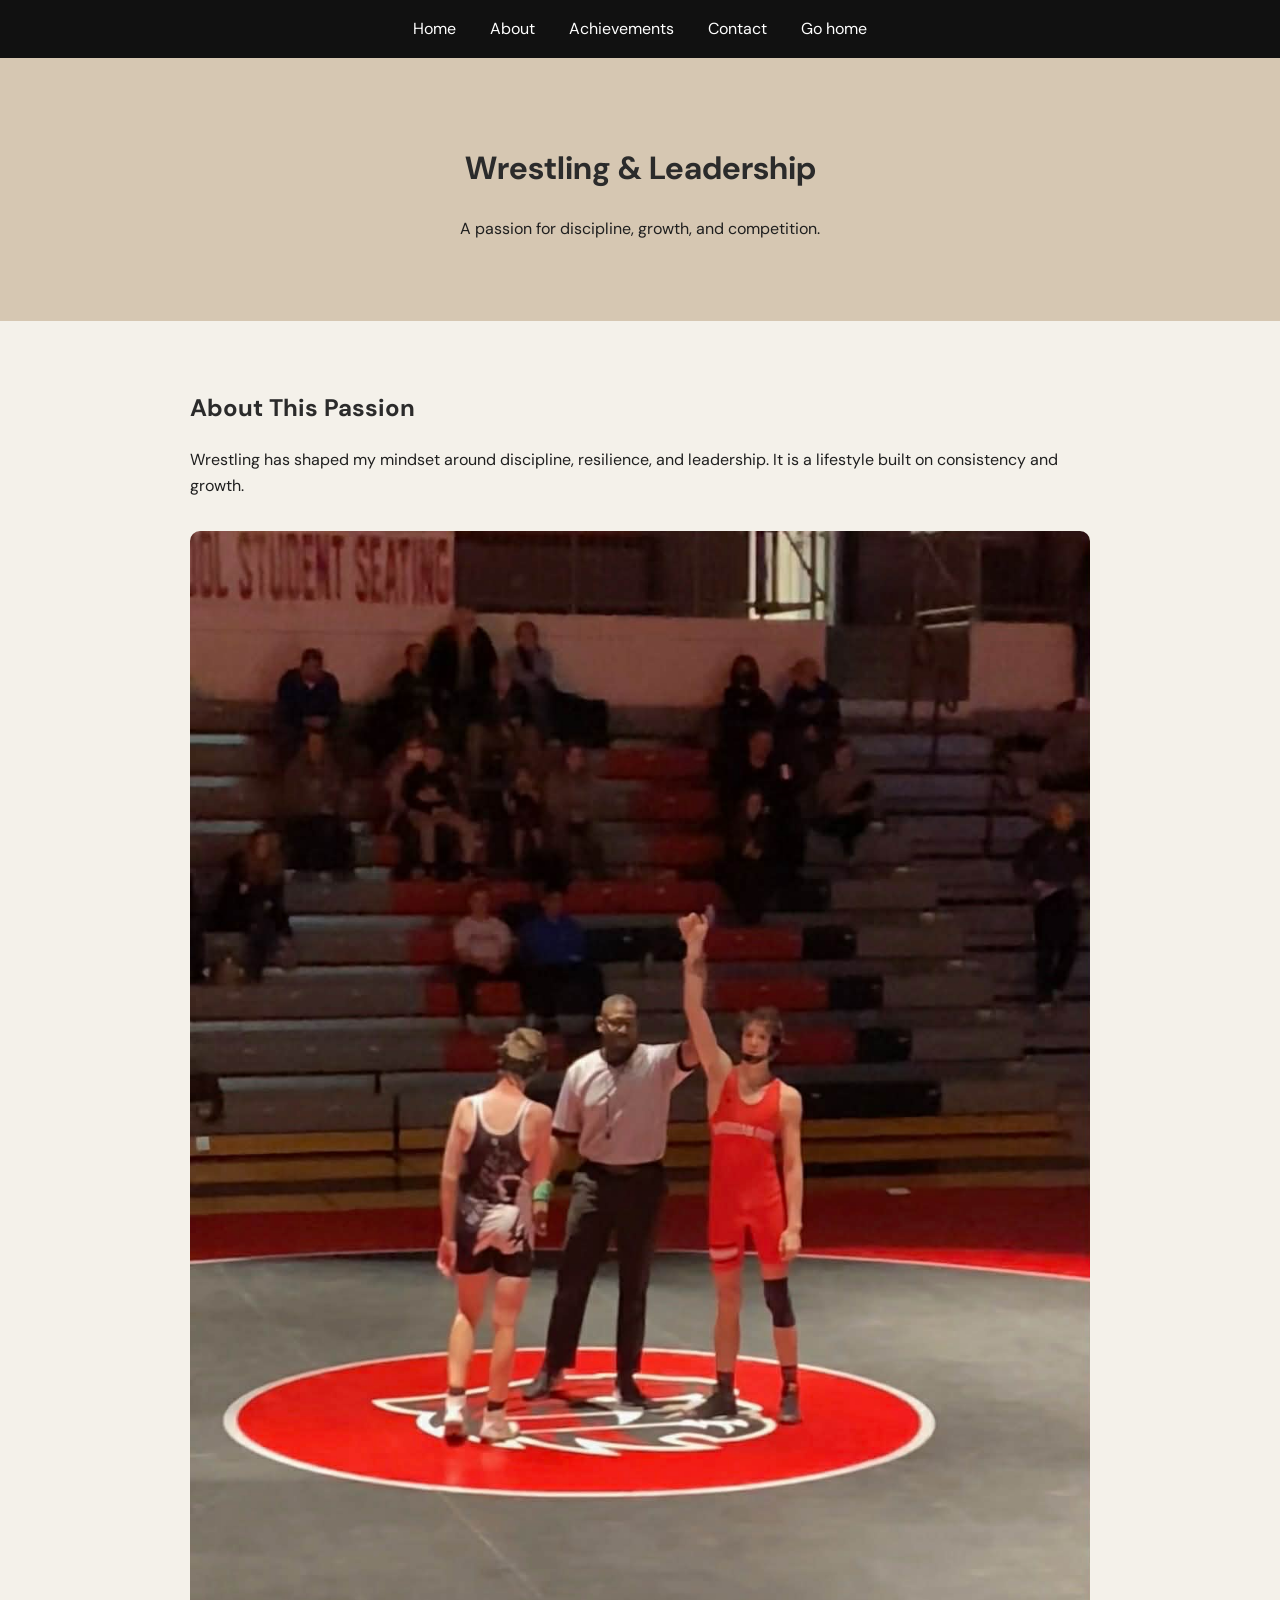
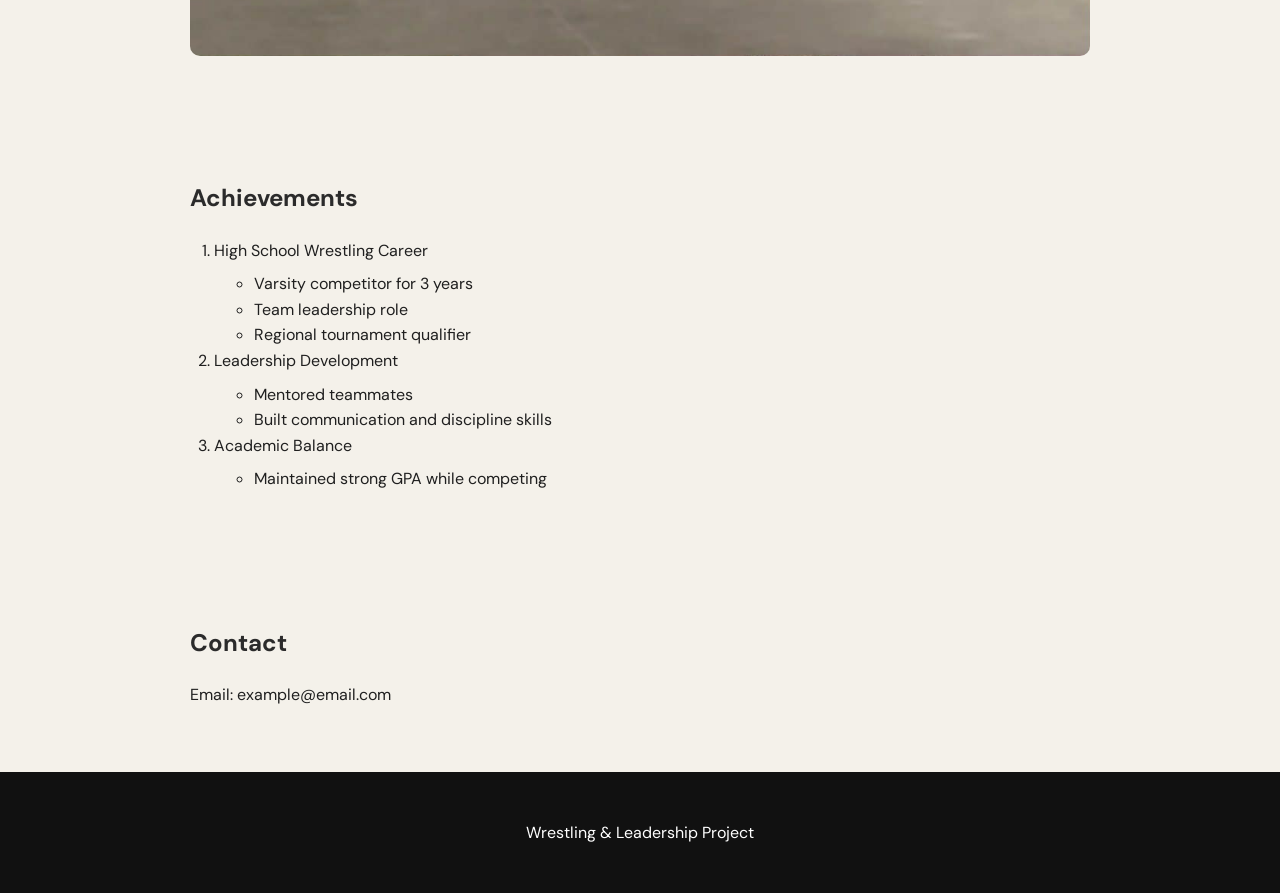
<file: index.html>
<!DOCTYPE html> 
<html lang="en">
<head>
  <meta charset="UTF-8" />
  <meta name="viewport" content="width=device-width, initial-scale=1.0"/>
  <title>Wrestling & Leadership</title>

  <link rel="stylesheet" href="styles.css">
  <link href="https://fonts.googleapis.com/css2?family=DM+Sans:wght@300;400;600&display=swap" rel="stylesheet">
</head>

<body>

<nav>
  <a href="#home">Home</a>
  <a href="#about">About</a>
  <a href="#achievements">Achievements</a>
  <a href="#contact">Contact</a>
  <a href="startbootstrap-resume-gh-pages/index.html">Go home</a>
</nav>

<header id="home">
  <h1>Wrestling & Leadership</h1>
  <p>A passion for discipline, growth, and competition.</p>
</header>

<section id="about">
  <h2>About This Passion</h2>
  <p>
    Wrestling has shaped my mindset around discipline, resilience, and leadership.
    It is a lifestyle built on consistency and growth.
  </p>

  <img 
    src="Wrestling.jpg"
    alt="Wrestling practice"
  />
</section>

<section id="achievements">
  <h2>Achievements</h2>

  <ol>
    <li>High School Wrestling Career
      <ul>
        <li>Varsity competitor for 3 years</li>
        <li>Team leadership role</li>
        <li>Regional tournament qualifier</li>
      </ul>
    </li>

    <li>Leadership Development
      <ul>
        <li>Mentored teammates</li>
        <li>Built communication and discipline skills</li>
      </ul>
    </li>

    <li>Academic Balance
      <ul>
        <li>Maintained strong GPA while competing</li>
      </ul>
    </li>
  </ol>
</section>

<section id="contact">
  <h2>Contact</h2>
  <p>Email: example@email.com</p>
</section>

<footer>
  <p>Wrestling & Leadership Project</p>
</footer>

</body>
</html>
</file>
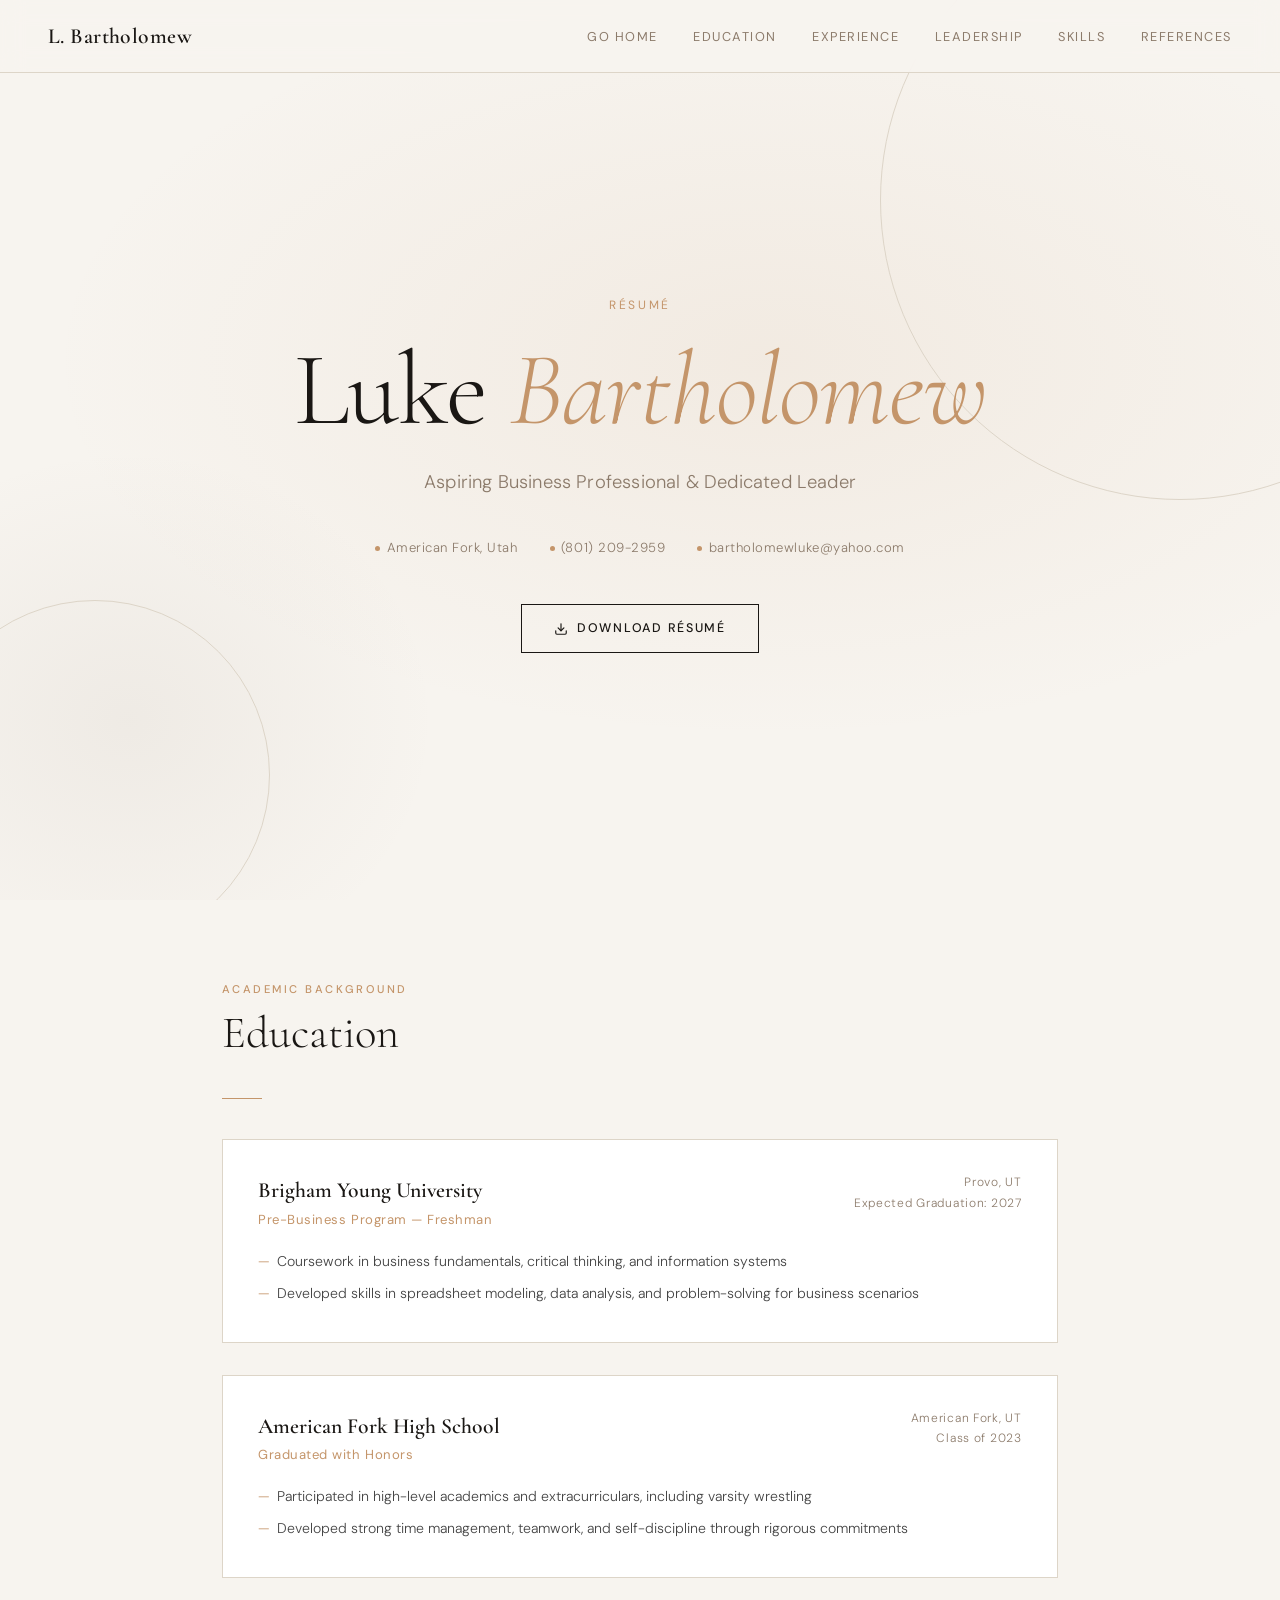
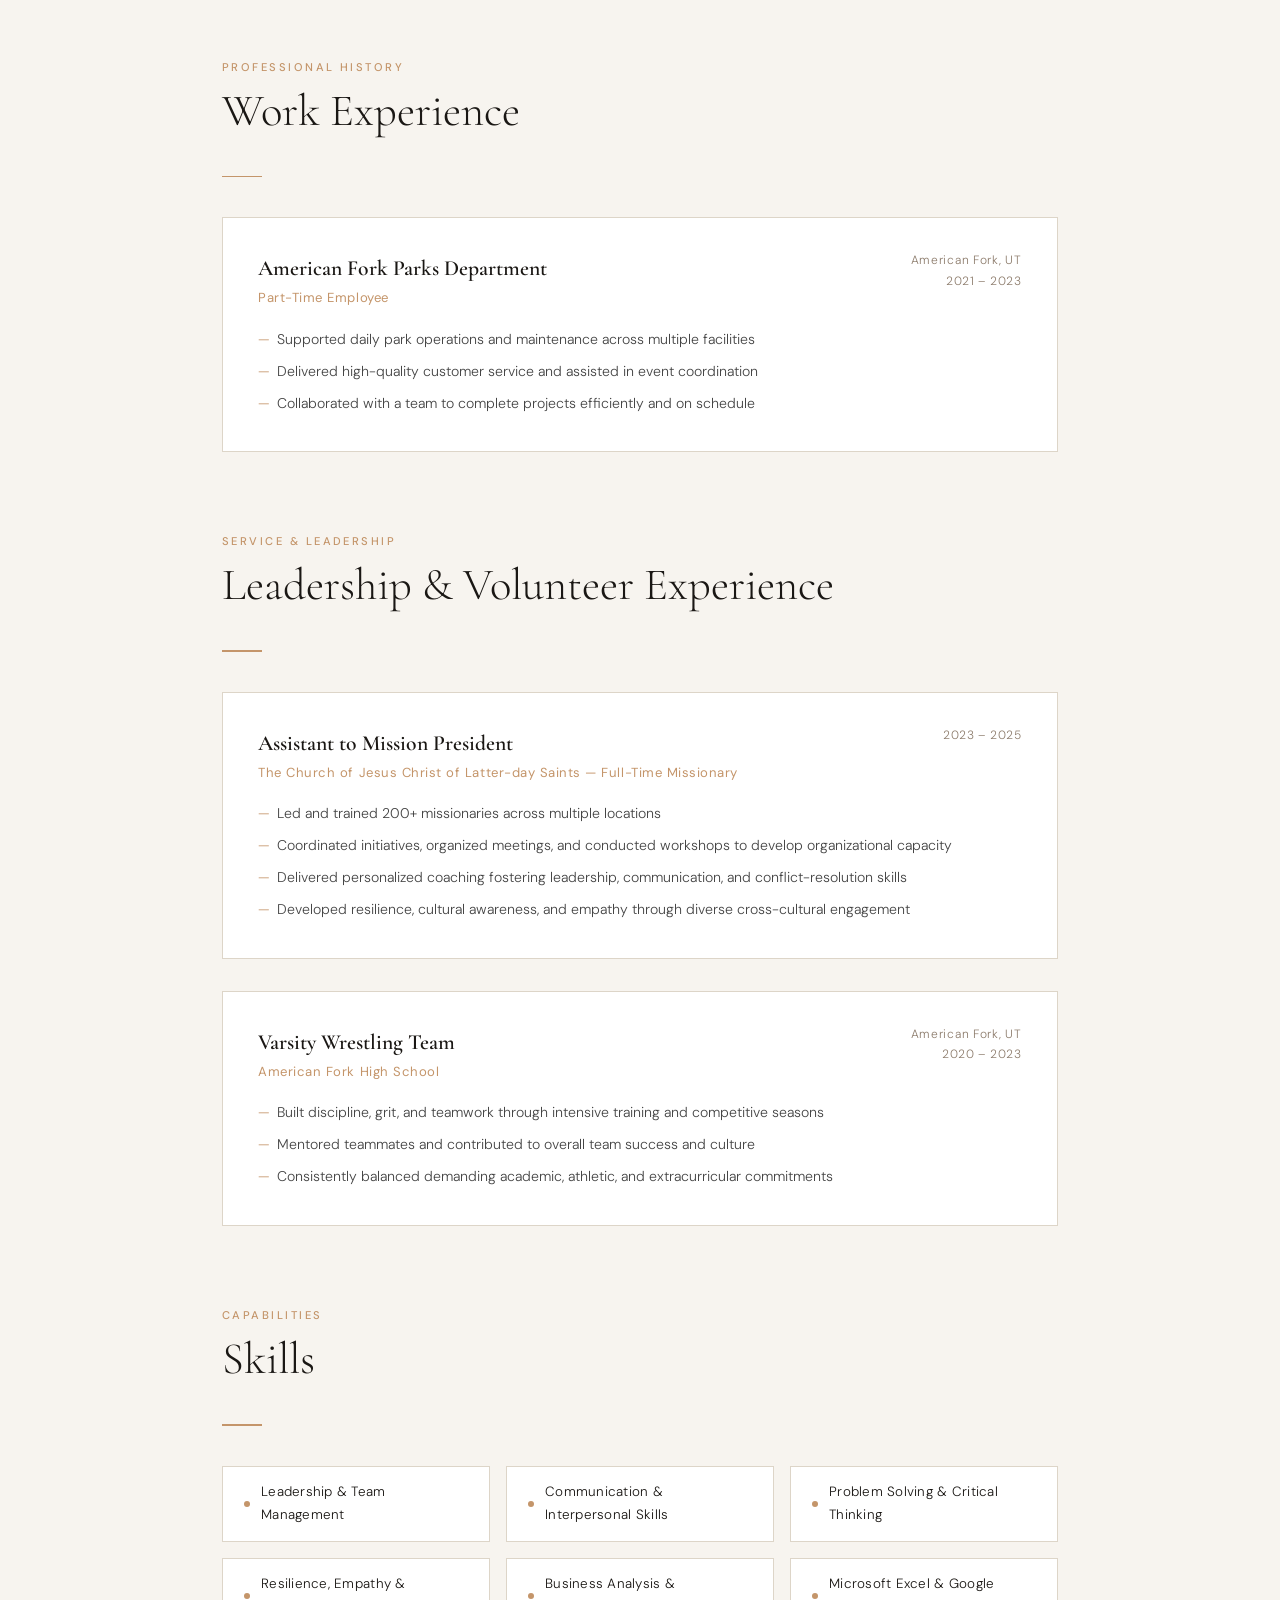
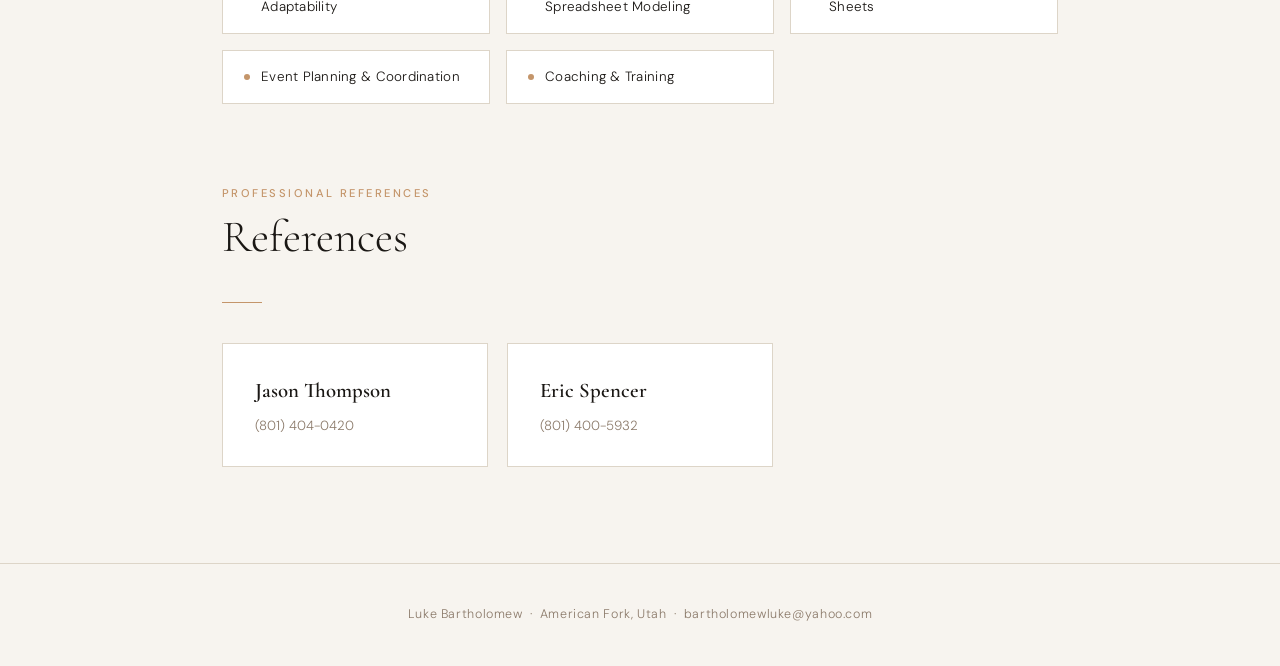
<file: startbootstrap-resume-gh-pages/indexResume.html>
<!DOCTYPE html>
<html lang="en">
<head>
  <meta charset="UTF-8" />
  <meta name="viewport" content="width=device-width, initial-scale=1.0"/>
  <title>Luke Bartholomew — Résumé</title>
  <link rel="preconnect" href="https://fonts.googleapis.com">
  <link rel="preconnect" href="https://fonts.gstatic.com" crossorigin>
  <link href="https://fonts.googleapis.com/css2?family=Cormorant+Garamond:ital,wght@0,300;0,400;0,600;1,300;1,400&family=DM+Sans:wght@300;400;500&display=swap" rel="stylesheet">
  <style>
    *, *::before, *::after { box-sizing: border-box; margin: 0; padding: 0; }

    :root {
      --cream:    #F7F4EF;
      --ink:      #1A1714;
      --warm:     #8C7B6B;
      --accent:   #C4956A;
      --rule:     #DDD5C8;
      --section-gap: 5rem;
    }

    html { scroll-behavior: smooth; font-size: 16px; }

    body {
      background: var(--cream);
      color: var(--ink);
      font-family: 'DM Sans', sans-serif;
      font-weight: 300;
      line-height: 1.7;
      overflow-x: hidden;
    }

    /* ── NAV ── */
    nav {
      position: fixed; top: 0; left: 0; right: 0;
      z-index: 100;
      display: flex;
      justify-content: space-between;
      align-items: center;
      padding: 1.1rem 3rem;
      background: rgba(247,244,239,0.88);
      backdrop-filter: blur(12px);
      border-bottom: 1px solid var(--rule);
      transition: box-shadow .3s;
    }
    nav.scrolled { box-shadow: 0 2px 20px rgba(0,0,0,0.06); }
    .nav-logo {
      font-family: 'Cormorant Garamond', serif;
      font-size: 1.35rem;
      font-weight: 600;
      letter-spacing: .02em;
      color: var(--ink);
      text-decoration: none;
    }
    .nav-links { display: flex; gap: 2.2rem; list-style: none; }
    .nav-links a {
      font-size: .8rem;
      font-weight: 400;
      letter-spacing: .12em;
      text-transform: uppercase;
      text-decoration: none;
      color: var(--warm);
      transition: color .2s;
    }
    .nav-links a:hover { color: var(--ink); }

    .hamburger {
      display: none;
      flex-direction: column;
      gap: 5px;
      cursor: pointer;
      background: none;
      border: none;
      padding: 4px;
    }
    .hamburger span {
      display: block; width: 24px; height: 1.5px;
      background: var(--ink); transition: all .3s;
    }
    .hamburger.open span:nth-child(1) { transform: translateY(6.5px) rotate(45deg); }
    .hamburger.open span:nth-child(2) { opacity: 0; }
    .hamburger.open span:nth-child(3) { transform: translateY(-6.5px) rotate(-45deg); }

    .mobile-menu {
      display: none;
      position: fixed; top: 58px; left: 0; right: 0;
      background: var(--cream);
      border-bottom: 1px solid var(--rule);
      padding: 1.5rem 2rem;
      z-index: 99;
      flex-direction: column;
      gap: 1.2rem;
    }
    .mobile-menu.open { display: flex; }
    .mobile-menu a {
      font-size: .82rem;
      letter-spacing: .1em;
      text-transform: uppercase;
      color: var(--warm);
      text-decoration: none;
    }

    /* ── HERO ── */
    header {
      min-height: 100vh;
      display: flex;
      align-items: center;
      justify-content: center;
      padding: 7rem 2rem 4rem;
      position: relative;
      overflow: hidden;
    }

    .hero-bg {
      position: absolute; inset: 0;
      background: radial-gradient(ellipse 80% 60% at 60% 40%, rgba(196,149,106,.10) 0%, transparent 70%),
                  radial-gradient(ellipse 40% 50% at 10% 80%, rgba(140,123,107,.08) 0%, transparent 60%);
      pointer-events: none;
    }

    /* decorative lines */
    .hero-bg::before, .hero-bg::after {
      content: '';
      position: absolute;
      border: 1px solid var(--rule);
      border-radius: 50%;
      pointer-events: none;
    }
    .hero-bg::before {
      width: 600px; height: 600px;
      right: -200px; top: -100px;
    }
    .hero-bg::after {
      width: 350px; height: 350px;
      left: -80px; bottom: -50px;
    }

    .hero-inner {
      max-width: 780px;
      text-align: center;
      position: relative;
    }
    .hero-eyebrow {
      font-size: .75rem;
      letter-spacing: .22em;
      text-transform: uppercase;
      color: var(--accent);
      font-weight: 400;
      margin-bottom: 1.4rem;
      opacity: 0;
      animation: fadeUp .8s .2s forwards;
    }
    h1 {
      font-family: 'Cormorant Garamond', serif;
      font-size: clamp(3.2rem, 9vw, 6.5rem);
      font-weight: 300;
      line-height: 1;
      letter-spacing: -.01em;
      color: var(--ink);
      opacity: 0;
      animation: fadeUp .9s .35s forwards;
    }
    h1 em {
      font-style: italic;
      color: var(--accent);
    }
    .hero-tagline {
      font-size: clamp(1rem, 2.5vw, 1.15rem);
      color: var(--warm);
      font-weight: 300;
      margin: 1.6rem 0 2.4rem;
      letter-spacing: .01em;
      opacity: 0;
      animation: fadeUp .8s .5s forwards;
    }
    .hero-meta {
      display: flex; flex-wrap: wrap; gap: .9rem 2rem;
      justify-content: center;
      font-size: .82rem;
      color: var(--warm);
      letter-spacing: .04em;
      opacity: 0;
      animation: fadeUp .8s .65s forwards;
    }
    .hero-meta span { display: flex; align-items: center; gap: .4rem; }
    .hero-meta span::before {
      content: '';
      display: inline-block;
      width: 5px; height: 5px;
      background: var(--accent);
      border-radius: 50%;
      flex-shrink: 0;
    }
    .hero-meta a { color: inherit; text-decoration: none; }
    .hero-meta a:hover { color: var(--ink); }

    .hero-cta {
      margin-top: 2.8rem;
      opacity: 0;
      animation: fadeUp .8s .8s forwards;
    }
    .btn {
      display: inline-flex; align-items: center; gap: .55rem;
      font-size: .78rem;
      letter-spacing: .14em;
      text-transform: uppercase;
      font-weight: 500;
      padding: .8rem 2rem;
      border: 1.5px solid var(--ink);
      background: transparent;
      color: var(--ink);
      text-decoration: none;
      cursor: pointer;
      transition: background .2s, color .2s;
      font-family: 'DM Sans', sans-serif;
    }
    .btn:hover { background: var(--ink); color: var(--cream); }
    .btn svg { flex-shrink: 0; }

    /* ── SECTION WRAPPER ── */
    main { max-width: 900px; margin: 0 auto; padding: 0 2rem 6rem; }

    section { padding-top: var(--section-gap); opacity: 0; transform: translateY(28px); transition: opacity .7s ease, transform .7s ease; }
    section.visible { opacity: 1; transform: translateY(0); }

    .section-label {
      font-size: .7rem;
      letter-spacing: .22em;
      text-transform: uppercase;
      color: var(--accent);
      font-weight: 500;
      margin-bottom: .6rem;
    }
    h2 {
      font-family: 'Cormorant Garamond', serif;
      font-size: clamp(1.9rem, 5vw, 2.8rem);
      font-weight: 300;
      line-height: 1.1;
      color: var(--ink);
      margin-bottom: 2.5rem;
    }
    .rule { width: 40px; height: 1.5px; background: var(--accent); margin: 1rem 0 2.5rem; }

    /* ── CARDS ── */
    .card-list { display: flex; flex-direction: column; gap: 2rem; }
    .card {
      padding: 2rem 2.2rem;
      border: 1px solid var(--rule);
      background: #fff;
      position: relative;
      transition: border-color .2s, box-shadow .2s;
    }
    .card:hover { border-color: var(--accent); box-shadow: 4px 4px 0 var(--rule); }
    .card-header { display: flex; flex-wrap: wrap; justify-content: space-between; align-items: flex-start; gap: .5rem; margin-bottom: .9rem; }
    .card-title { font-family: 'Cormorant Garamond', serif; font-size: 1.35rem; font-weight: 600; color: var(--ink); }
    .card-org { font-size: .82rem; color: var(--accent); font-weight: 400; letter-spacing: .04em; }
    .card-meta { font-size: .75rem; color: var(--warm); letter-spacing: .06em; text-align: right; }
    .card-meta .location { display: block; }
    .card-meta .dates { display: block; }
    .card ul { list-style: none; padding: 0; margin-top: .8rem; }
    .card ul li { font-size: .88rem; color: #444; padding: .25rem 0 .25rem 1.2rem; position: relative; }
    .card ul li::before { content: '—'; position: absolute; left: 0; color: var(--accent); }

    /* ── SKILLS GRID ── */
    .skills-grid {
      display: grid;
      grid-template-columns: repeat(auto-fill, minmax(220px, 1fr));
      gap: 1rem;
    }
    .skill-pill {
      padding: .9rem 1.3rem;
      border: 1px solid var(--rule);
      background: #fff;
      font-size: .84rem;
      color: var(--ink);
      letter-spacing: .02em;
      display: flex; align-items: center; gap: .7rem;
      transition: border-color .2s, transform .2s;
    }
    .skill-pill:hover { border-color: var(--accent); transform: translateX(4px); }
    .skill-pill::before { content: ''; display: block; width: 6px; height: 6px; background: var(--accent); border-radius: 50%; flex-shrink: 0; }

    /* ── REFERENCES ── */
    .refs-grid { display: grid; grid-template-columns: repeat(auto-fill, minmax(240px, 1fr)); gap: 1.2rem; }
    .ref-card {
      padding: 1.8rem 2rem;
      border: 1px solid var(--rule);
      background: #fff;
      transition: border-color .2s;
    }
    .ref-card:hover { border-color: var(--accent); }
    .ref-name { font-family: 'Cormorant Garamond', serif; font-size: 1.3rem; font-weight: 600; color: var(--ink); margin-bottom: .4rem; }
    .ref-phone { font-size: .83rem; color: var(--warm); }
    .ref-phone a { color: inherit; text-decoration: none; }
    .ref-phone a:hover { color: var(--accent); }

    /* ── FOOTER ── */
    footer {
      border-top: 1px solid var(--rule);
      padding: 2.5rem 2rem;
      text-align: center;
      font-size: .78rem;
      color: var(--warm);
      letter-spacing: .05em;
    }

    /* ── ANIMATIONS ── */
    @keyframes fadeUp {
      from { opacity: 0; transform: translateY(22px); }
      to   { opacity: 1; transform: translateY(0); }
    }

    /* ── RESPONSIVE ── */
    @media (max-width: 680px) {
      nav { padding: 1rem 1.4rem; }
      .nav-links { display: none; }
      .hamburger { display: flex; }
      main { padding: 0 1.2rem 4rem; }
      .card { padding: 1.4rem 1.4rem; }
      .card-meta { text-align: left; }
    }
  </style>
</head>
<body>

<!-- NAV -->
<nav id="nav">
  <a href="#hero" class="nav-logo">L. Bartholomew</a>
  <ul class="nav-links">
   <li><a href="index.html">Go Home</a></li> 
   <li><a href="#education">Education</a></li>
    <li><a href="#experience">Experience</a></li>
    <li><a href="#leadership">Leadership</a></li>
    <li><a href="#skills">Skills</a></li>
    <li><a href="#references">References</a></li>
    
  </ul>
  <button class="hamburger" id="hamburger" aria-label="Toggle menu">
    <span></span><span></span><span></span>
  </button>
</nav>

<div class="mobile-menu" id="mobileMenu">
  <a href="#education" onclick="closeMobile()">Education</a>
  <a href="#experience" onclick="closeMobile()">Experience</a>
  <a href="#leadership" onclick="closeMobile()">Leadership</a>
  <a href="#skills" onclick="closeMobile()">Skills</a>
  <a href="#references" onclick="closeMobile()">References</a>
</div>

<!-- HERO -->
<header id="hero">
  <div class="hero-bg"></div>
  <div class="hero-inner">
    <p class="hero-eyebrow">Résumé</p>
    <h1>Luke <em>Bartholomew</em></h1>
    <p class="hero-tagline">Aspiring Business Professional &amp; Dedicated Leader</p>
    <div class="hero-meta">
      <span>American Fork, Utah</span>
      <span><a href="tel:8012092959">(801) 209-2959</a></span>
      <span><a href="mailto:bartholomewluke@yahoo.com">bartholomewluke@yahoo.com</a></span>
    </div>
    <div class="hero-cta">
      <a href="#" class="btn" onclick="downloadPDF(event)">
        <svg width="14" height="14" viewBox="0 0 24 24" fill="none" stroke="currentColor" stroke-width="2" stroke-linecap="round" stroke-linejoin="round"><path d="M21 15v4a2 2 0 0 1-2 2H5a2 2 0 0 1-2-2v-4"/><polyline points="7 10 12 15 17 10"/><line x1="12" y1="15" x2="12" y2="3"/></svg>
        Download Résumé
      </a>
    </div>
  </div>
</header>

<main>

  <!-- EDUCATION -->
  <section id="education">
    <p class="section-label">Academic Background</p>
    <h2>Education</h2>
    <div class="rule"></div>
    <div class="card-list">

      <article class="card">
        <div class="card-header">
          <div>
            <div class="card-title">Brigham Young University</div>
            <div class="card-org">Pre-Business Program — Freshman</div>
          </div>
          <div class="card-meta">
            <span class="location">Provo, UT</span>
            <span class="dates">Expected Graduation: 2027</span>
          </div>
        </div>
        <ul>
          <li>Coursework in business fundamentals, critical thinking, and information systems</li>
          <li>Developed skills in spreadsheet modeling, data analysis, and problem-solving for business scenarios</li>
        </ul>
      </article>

      <article class="card">
        <div class="card-header">
          <div>
            <div class="card-title">American Fork High School</div>
            <div class="card-org">Graduated with Honors</div>
          </div>
          <div class="card-meta">
            <span class="location">American Fork, UT</span>
            <span class="dates">Class of 2023</span>
          </div>
        </div>
        <ul>
          <li>Participated in high-level academics and extracurriculars, including varsity wrestling</li>
          <li>Developed strong time management, teamwork, and self-discipline through rigorous commitments</li>
        </ul>
      </article>

    </div>
  </section>

  <!-- WORK EXPERIENCE -->
  <section id="experience">
    <p class="section-label">Professional History</p>
    <h2>Work Experience</h2>
    <div class="rule"></div>
    <div class="card-list">

      <article class="card">
        <div class="card-header">
          <div>
            <div class="card-title">American Fork Parks Department</div>
            <div class="card-org">Part-Time Employee</div>
          </div>
          <div class="card-meta">
            <span class="location">American Fork, UT</span>
            <span class="dates">2021 – 2023</span>
          </div>
        </div>
        <ul>
          <li>Supported daily park operations and maintenance across multiple facilities</li>
          <li>Delivered high-quality customer service and assisted in event coordination</li>
          <li>Collaborated with a team to complete projects efficiently and on schedule</li>
        </ul>
      </article>

    </div>
  </section>

  <!-- LEADERSHIP -->
  <section id="leadership">
    <p class="section-label">Service &amp; Leadership</p>
    <h2>Leadership &amp; Volunteer Experience</h2>
    <div class="rule"></div>
    <div class="card-list">

      <article class="card">
        <div class="card-header">
          <div>
            <div class="card-title">Assistant to Mission President</div>
            <div class="card-org">The Church of Jesus Christ of Latter-day Saints — Full-Time Missionary</div>
          </div>
          <div class="card-meta">
            <span class="dates">2023 – 2025</span>
          </div>
        </div>
        <ul>
          <li>Led and trained 200+ missionaries across multiple locations</li>
          <li>Coordinated initiatives, organized meetings, and conducted workshops to develop organizational capacity</li>
          <li>Delivered personalized coaching fostering leadership, communication, and conflict-resolution skills</li>
          <li>Developed resilience, cultural awareness, and empathy through diverse cross-cultural engagement</li>
        </ul>
      </article>

      <article class="card">
        <div class="card-header">
          <div>
            <div class="card-title">Varsity Wrestling Team</div>
            <div class="card-org">American Fork High School</div>
          </div>
          <div class="card-meta">
            <span class="location">American Fork, UT</span>
            <span class="dates">2020 – 2023</span>
          </div>
        </div>
        <ul>
          <li>Built discipline, grit, and teamwork through intensive training and competitive seasons</li>
          <li>Mentored teammates and contributed to overall team success and culture</li>
          <li>Consistently balanced demanding academic, athletic, and extracurricular commitments</li>
        </ul>
      </article>

    </div>
  </section>

  <!-- SKILLS -->
  <section id="skills">
    <p class="section-label">Capabilities</p>
    <h2>Skills</h2>
    <div class="rule"></div>
    <div class="skills-grid">
      <div class="skill-pill">Leadership &amp; Team Management</div>
      <div class="skill-pill">Communication &amp; Interpersonal Skills</div>
      <div class="skill-pill">Problem Solving &amp; Critical Thinking</div>
      <div class="skill-pill">Resilience, Empathy &amp; Adaptability</div>
      <div class="skill-pill">Business Analysis &amp; Spreadsheet Modeling</div>
      <div class="skill-pill">Microsoft Excel &amp; Google Sheets</div>
      <div class="skill-pill">Event Planning &amp; Coordination</div>
      <div class="skill-pill">Coaching &amp; Training</div>
    </div>
  </section>

  <!-- REFERENCES -->
  <section id="references">
    <p class="section-label">Professional References</p>
    <h2>References</h2>
    <div class="rule"></div>
    <div class="refs-grid">
      <div class="ref-card">
        <div class="ref-name">Jason Thompson</div>
        <div class="ref-phone"><a href="tel:8014040420">(801) 404-0420</a></div>
      </div>
      <div class="ref-card">
        <div class="ref-name">Eric Spencer</div>
        <div class="ref-phone"><a href="tel:8014005932">(801) 400-5932</a></div>
      </div>
    </div>
  </section>

</main>

<footer>
  <p>Luke Bartholomew &nbsp;·&nbsp; American Fork, Utah &nbsp;·&nbsp; <a href="mailto:bartholomewluke@yahoo.com" style="color:inherit;text-decoration:none;">bartholomewluke@yahoo.com</a></p>
</footer>

<script>
  // Sticky nav shadow
  const nav = document.getElementById('nav');
  window.addEventListener('scroll', () => {
    nav.classList.toggle('scrolled', window.scrollY > 20);
  });

  // Hamburger menu
  const hamburger = document.getElementById('hamburger');
  const mobileMenu = document.getElementById('mobileMenu');
  hamburger.addEventListener('click', () => {
    hamburger.classList.toggle('open');
    mobileMenu.classList.toggle('open');
  });
  function closeMobile() {
    hamburger.classList.remove('open');
    mobileMenu.classList.remove('open');
  }

  // Scroll reveal
  const observer = new IntersectionObserver((entries) => {
    entries.forEach(e => { if (e.isIntersecting) { e.target.classList.add('visible'); observer.unobserve(e.target); } });
  }, { threshold: 0.08 });
  document.querySelectorAll('section').forEach(s => observer.observe(s));

  // PDF download — generates a clean print-style PDF via window.print()
  function downloadPDF(e) {
    e.preventDefault();
    const style = document.createElement('style');
    style.id = 'print-style';
    style.textContent = `
      @media print {
        nav, .hero-cta, .hero-bg, footer { display: none !important; }
        header { min-height: auto; padding: 2rem 0 1rem; page-break-after: avoid; }
        h1 { font-size: 2.5rem; }
        section { opacity: 1 !important; transform: none !important; padding-top: 1.5rem; }
        body { background: #fff; }
        .card { break-inside: avoid; }
      }
    `;
    document.head.appendChild(style);
    window.print();
    setTimeout(() => document.head.removeChild(style), 500);
  }
</script>
</body>
</html>
</file>
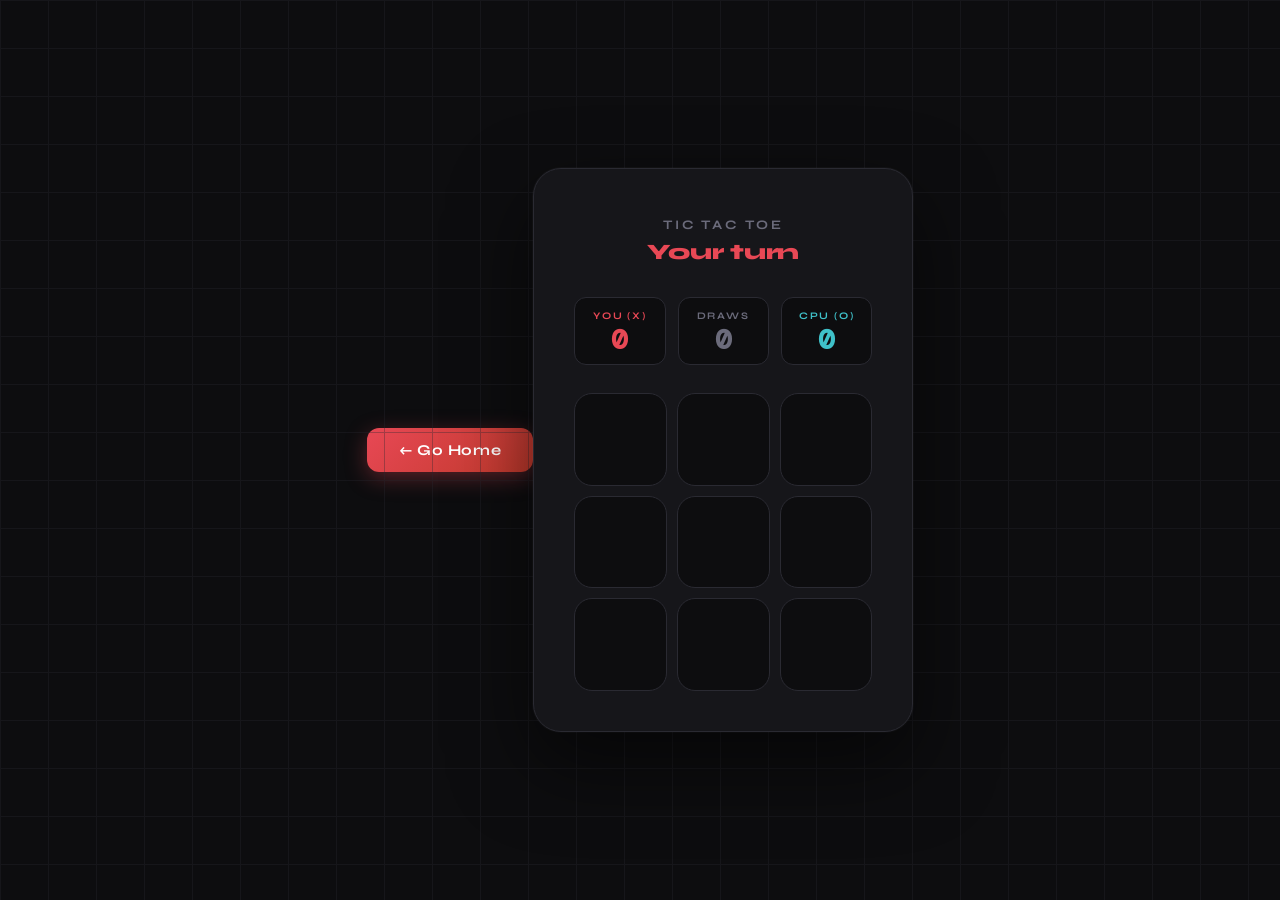
<file: startbootstrap-resume-gh-pages/tictactoe.html>
<!DOCTYPE html>
<html lang="en">
<head>
  <meta charset="UTF-8" />
  <meta name="viewport" content="width=device-width, initial-scale=1.0"/>
  <title>Tic Tac Toe</title>
  <style>
    @import url('https://fonts.googleapis.com/css2?family=Syne:wght@400;700;800&family=DM+Mono:wght@400;500&display=swap');

    :root {
      --bg:        #0d0d0f;
      --surface:   #16161a;
      --border:    #2a2a32;
      --accent-x:  #e84855;
      --accent-o:  #3fc1c9;
      --text:      #f0eff4;
      --muted:     #6b6b7b;
      --win-glow:  rgba(255, 210, 60, 0.18);
      --win-color: #ffd23c;
      --radius:    18px;
    }

    *, *::before, *::after { box-sizing: border-box; margin: 0; padding: 0; }

    body {
      min-height: 100vh;
      display: flex;
      align-items: center;
      justify-content: center;
      background: var(--bg);
      font-family: 'Syne', sans-serif;
      color: var(--text);
      overflow: hidden;
    }

    /* subtle animated grid background */
    body::before {
      content: '';
      position: fixed;
      inset: 0;
      background-image:
        linear-gradient(var(--border) 1px, transparent 1px),
        linear-gradient(90deg, var(--border) 1px, transparent 1px);
      background-size: 48px 48px;
      opacity: 0.35;
      pointer-events: none;
    }

    .container {
      position: relative;
      display: flex;
      flex-direction: column;
      align-items: center;
      gap: 28px;
      padding: 48px 40px 40px;
      background: var(--surface);
      border: 1px solid var(--border);
      border-radius: 28px;
      box-shadow: 0 32px 80px rgba(0,0,0,.55), 0 0 0 1px rgba(255,255,255,.03);
      width: min(380px, 94vw);
      
    }

    /* ── Header ─────────────────────────────── */
    .header {
      width: 100%;
      display: flex;
      flex-direction: column;
      align-items: center;
      gap: 6px;
      
    }

    .title {
      font-size: 13px;
      font-weight: 700;
      letter-spacing: .22em;
      text-transform: uppercase;
      color: var(--muted);
    }

    .status {
      font-size: 22px;
      font-weight: 800;
      letter-spacing: -.01em;
      min-height: 30px;
      transition: opacity .25s;
    }

    .status.x-color  { color: var(--accent-x); }
    .status.o-color  { color: var(--accent-o); }
    .status.win      { color: var(--win-color); }
    .status.draw     { color: var(--muted); }
    .status.thinking { color: var(--muted); font-style: italic; }

    /* ── Score ──────────────────────────────── */
    .scoreboard {
      width: 100%;
      display: flex;
      justify-content: space-between;
      gap: 12px;
    }

    .score-box {
      flex: 1;
      background: var(--bg);
      border: 1px solid var(--border);
      border-radius: 12px;
      padding: 12px 10px 10px;
      text-align: center;
    }

    .score-label {
      font-size: 10px;
      font-weight: 700;
      letter-spacing: .18em;
      text-transform: uppercase;
      color: var(--muted);
      margin-bottom: 4px;
    }

    .score-label.x { color: var(--accent-x); }
    .score-label.o { color: var(--accent-o); }

    .score-num {
      font-size: 28px;
      font-weight: 800;
      font-family: 'DM Mono', monospace;
      line-height: 1;
    }

    .score-num.x { color: var(--accent-x); }
    .score-num.o { color: var(--accent-o); }
    .score-num.draw { color: var(--muted); }

    /* ── Board ──────────────────────────────── */
    .board {
      display: grid;
      grid-template-columns: repeat(3, 1fr);
      gap: 10px;
      width: 100%;
    }

    .cell {
      aspect-ratio: 1;
      background: var(--bg);
      border: 1.5px solid var(--border);
      border-radius: var(--radius);
      display: flex;
      align-items: center;
      justify-content: center;
      cursor: pointer;
      transition: border-color .18s, background .18s, transform .1s, box-shadow .18s;
      position: relative;
      overflow: hidden;
    }

    .cell:hover:not(.taken):not(.disabled) {
      border-color: rgba(240, 239, 244, .25);
      background: #1c1c22;
      transform: scale(1.03);
    }

    .cell.taken, .cell.disabled { cursor: default; }

    .cell svg {
      width: 52%;
      height: 52%;
      opacity: 0;
      transform: scale(.6) rotate(-15deg);
      transition: opacity .22s cubic-bezier(.34,1.56,.64,1), transform .22s cubic-bezier(.34,1.56,.64,1);
    }

    .cell.played svg {
      opacity: 1;
      transform: scale(1) rotate(0deg);
    }

    /* winning cells */
    .cell.winner {
      background: var(--win-glow);
      border-color: var(--win-color);
      box-shadow: 0 0 22px rgba(255, 210, 60, .25), inset 0 0 14px rgba(255, 210, 60, .08);
      animation: pulse-win .7s ease-in-out infinite alternate;
    }

    @keyframes pulse-win {
      from { box-shadow: 0 0 14px rgba(255,210,60,.2), inset 0 0 10px rgba(255,210,60,.06); }
      to   { box-shadow: 0 0 30px rgba(255,210,60,.38), inset 0 0 18px rgba(255,210,60,.14); }
    }

    /* ── Buttons ────────────────────────────── */
    .btn {
      padding: 13px 32px;
      border: none;
      border-radius: 12px;
      font-family: 'Syne', sans-serif;
      font-size: 15px;
      font-weight: 700;
      letter-spacing: .04em;
      cursor: pointer;
      transition: transform .12s, box-shadow .12s, opacity .12s;
    }

    .btn-restart {
      background: linear-gradient(135deg, #e84855 0%, #c0392b 100%);
      color: #fff;
      box-shadow: 0 6px 22px rgba(232,72,85,.35);
      display: none;
    }

    .btn-restart.visible {
      display: block;
      animation: pop-in .35s cubic-bezier(.34,1.56,.64,1);
    }

    .btn-restart:hover  { transform: translateY(-2px); box-shadow: 0 10px 28px rgba(232,72,85,.45); }
    .btn-restart:active { transform: translateY(0);    opacity: .9; }

    @keyframes pop-in {
      from { opacity: 0; transform: scale(.8) translateY(8px); }
      to   { opacity: 1; transform: scale(1) translateY(0); }
    }
  </style>
</head>
<a href="index.html" style="
  display: inline-block;
  padding: 13px 32px;
  background: linear-gradient(135deg, #e84855 0%, #c0392b 100%);
  color: #fff;
  border-radius: 12px;
  font-family: 'Syne', sans-serif;
  font-size: 15px;
  font-weight: 700;
  letter-spacing: .04em;
  text-decoration: none;
  box-shadow: 0 6px 22px rgba(232,72,85,.35);
">← Go Home</a>
<body>

<div class="container">
  <div class="header">
    <div class="title">Tic Tac Toe</div>
    <div class="status" id="status">Your turn</div>
  </div>

  <div class="scoreboard">
    <div class="score-box">
      <div class="score-label x">You (X)</div>
      <div class="score-num x" id="score-x">0</div>
    </div>
    <div class="score-box">
      <div class="score-label">Draws</div>
      <div class="score-num draw" id="score-d">0</div>
    </div>
    <div class="score-box">
      <div class="score-label o">CPU (O)</div>
      <div class="score-num o" id="score-o">0</div>
    </div>
  </div>

  <div class="board" id="board"></div>

  <button class="btn btn-restart" id="btn-restart">Restart Game</button>
</div>

<script>
  /* ─────────────────────────────────────────────────────────────
     STATE
  ───────────────────────────────────────────────────────────── */
  const HUMAN    = 'X';
  const COMPUTER = 'O';
  const EMPTY    = null;

  let board   = Array(9).fill(EMPTY); // flat 3×3 board
  let gameOver = false;
  let scores   = { X: 0, O: 0, D: 0 };

  // All 8 winning line index combinations
  const WIN_LINES = [
    [0,1,2],[3,4,5],[6,7,8], // rows
    [0,3,6],[1,4,7],[2,5,8], // cols
    [0,4,8],[2,4,6]          // diagonals
  ];

  /* ─────────────────────────────────────────────────────────────
     SVG MARKS
  ───────────────────────────────────────────────────────────── */
  const svgX = `
    <svg viewBox="0 0 48 48" fill="none" xmlns="http://www.w3.org/2000/svg">
      <line x1="10" y1="10" x2="38" y2="38" stroke="#e84855" stroke-width="5" stroke-linecap="round"/>
      <line x1="38" y1="10" x2="10" y2="38" stroke="#e84855" stroke-width="5" stroke-linecap="round"/>
    </svg>`;

  const svgO = `
    <svg viewBox="0 0 48 48" fill="none" xmlns="http://www.w3.org/2000/svg">
      <circle cx="24" cy="24" r="14" stroke="#3fc1c9" stroke-width="5"/>
    </svg>`;

  /* ─────────────────────────────────────────────────────────────
     DOM HELPERS
  ───────────────────────────────────────────────────────────── */
  const boardEl   = document.getElementById('board');
  const statusEl  = document.getElementById('status');
  const restartBtn = document.getElementById('btn-restart');
  const scoreXEl  = document.getElementById('score-x');
  const scoreOEl  = document.getElementById('score-o');
  const scoreDEl  = document.getElementById('score-d');

  function setStatus(msg, cls = '') {
    statusEl.className = 'status ' + cls;
    statusEl.textContent = msg;
  }

  function renderBoard() {
    boardEl.innerHTML = '';
    board.forEach((val, idx) => {
      const cell = document.createElement('div');
      cell.className = 'cell' + (val ? ' taken played' : '') + (gameOver ? ' disabled' : '');
      cell.dataset.idx = idx;
      cell.innerHTML = val === HUMAN ? svgX : val === COMPUTER ? svgO : '';
      cell.addEventListener('click', onCellClick);
      boardEl.appendChild(cell);
    });
  }

  function highlightWinners(line) {
    const cells = boardEl.querySelectorAll('.cell');
    line.forEach(i => cells[i].classList.add('winner'));
  }

  /* ─────────────────────────────────────────────────────────────
     GAME LOGIC
  ───────────────────────────────────────────────────────────── */

  /** Returns the winning line array if `player` has won, else null. */
  function checkWinner(b, player) {
    for (const line of WIN_LINES) {
      if (line.every(i => b[i] === player)) return line;
    }
    return null;
  }

  /** Returns true if every cell is filled. */
  function isBoardFull(b) {
    return b.every(c => c !== EMPTY);
  }

  /* ─────────────────────────────────────────────────────────────
     MINIMAX AI
     Scores: +10 = computer wins, -10 = human wins, 0 = draw.
     `depth` is subtracted/added so the AI prefers faster wins.
  ───────────────────────────────────────────────────────────── */
  function minimax(b, depth, isMaximising) {
    // Terminal state checks
    if (checkWinner(b, COMPUTER)) return  10 - depth;
    if (checkWinner(b, HUMAN))    return -10 + depth;
    if (isBoardFull(b))           return 0;

    if (isMaximising) {
      let best = -Infinity;
      for (let i = 0; i < 9; i++) {
        if (b[i] === EMPTY) {
          b[i] = COMPUTER;
          best = Math.max(best, minimax(b, depth + 1, false));
          b[i] = EMPTY;
        }
      }
      return best;
    } else {
      let best = +Infinity;
      for (let i = 0; i < 9; i++) {
        if (b[i] === EMPTY) {
          b[i] = HUMAN;
          best = Math.min(best, minimax(b, depth + 1, true));
          b[i] = EMPTY;
        }
      }
      return best;
    }
  }

  /** Returns the index of the best move for the computer. */
  function getBestMove(b) {
    let bestVal = -Infinity;
    let bestIdx = -1;
    for (let i = 0; i < 9; i++) {
      if (b[i] === EMPTY) {
        b[i] = COMPUTER;
        const moveVal = minimax(b, 0, false);
        b[i] = EMPTY;
        if (moveVal > bestVal) {
          bestVal = moveVal;
          bestIdx = i;
        }
      }
    }
    return bestIdx;
  }

  /* ─────────────────────────────────────────────────────────────
     MOVE HANDLING
  ───────────────────────────────────────────────────────────── */

  /** Handles a move for `player` at `index`. Returns true if the game ended. */
  function handleMove(index, player) {
    board[index] = player;
    renderBoard();

    const winLine = checkWinner(board, player);
    if (winLine) {
      highlightWinners(winLine);
      gameOver = true;
      if (player === HUMAN) {
        scores.X++;
        scoreXEl.textContent = scores.X;
        setStatus('You win! 🎉', 'win');
      } else {
        scores.O++;
        scoreOEl.textContent = scores.O;
        setStatus('Computer wins!', 'o-color');
      }
      restartBtn.classList.add('visible');
      return true;
    }

    if (isBoardFull(board)) {
      scores.D++;
      scoreDEl.textContent = scores.D;
      gameOver = true;
      setStatus("It's a draw!", 'draw');
      restartBtn.classList.add('visible');
      return true;
    }

    return false;
  }

  /** Called when the human clicks a cell. */
  function onCellClick(e) {
    const idx = parseInt(e.currentTarget.dataset.idx);

    // Ignore if game over, cell taken, or board is disabled
    if (gameOver || board[idx] !== EMPTY) return;

    // Human move
    const ended = handleMove(idx, HUMAN);
    if (ended) return;

    // Disable board while computer thinks
    setStatus('Computer thinking…', 'thinking');
    boardEl.querySelectorAll('.cell').forEach(c => c.classList.add('disabled'));

    // Computer move after a short natural-feeling delay
    const delay = 300 + Math.random() * 400;
    setTimeout(() => {
      const bestIdx = getBestMove(board);
      const cpuEnded = handleMove(bestIdx, COMPUTER);
      if (!cpuEnded) {
        setStatus('Your turn', 'x-color');
        // Re-enable empty cells
        boardEl.querySelectorAll('.cell:not(.taken)').forEach(c => c.classList.remove('disabled'));
      }
    }, delay);
  }

  /** Resets the board for a new game. */
  function restartGame() {
    board    = Array(9).fill(EMPTY);
    gameOver = false;
    restartBtn.classList.remove('visible');
    setStatus('Your turn', 'x-color');
    renderBoard();
  }

  /* ─────────────────────────────────────────────────────────────
     INIT
  ───────────────────────────────────────────────────────────── */
  restartBtn.addEventListener('click', restartGame);
  renderBoard();
  setStatus('Your turn', 'x-color');
</script>
</body>
</html>
</file>
<file: styles.css>
body {
  margin: 0;
  font-family: 'DM Sans', sans-serif;
  background-color: #f4f1ea;
  color: #1f1f1f;
  line-height: 1.6;
}

nav {
  background: #111;
  padding: 1rem;
  text-align: center;
}

nav a {
  color: white;
  margin: 0 15px;
  text-decoration: none;
}

header {
  text-align: center;
  padding: 4rem 2rem;
  background: #d6c7b2;
}

section {
  padding: 3rem 2rem;
  max-width: 900px;
  margin: auto;
}

h1, h2 {
  color: #2b2b2b;
}

img {
  width: 100%;
  border-radius: 10px;
  margin-top: 1rem;
}

ol {
  padding-left: 1.5rem;
}

ul {
  margin-top: 0.5rem;
}

footer {
  text-align: center;
  padding: 2rem;
  background: #111;
  color: white;
}
</file>
